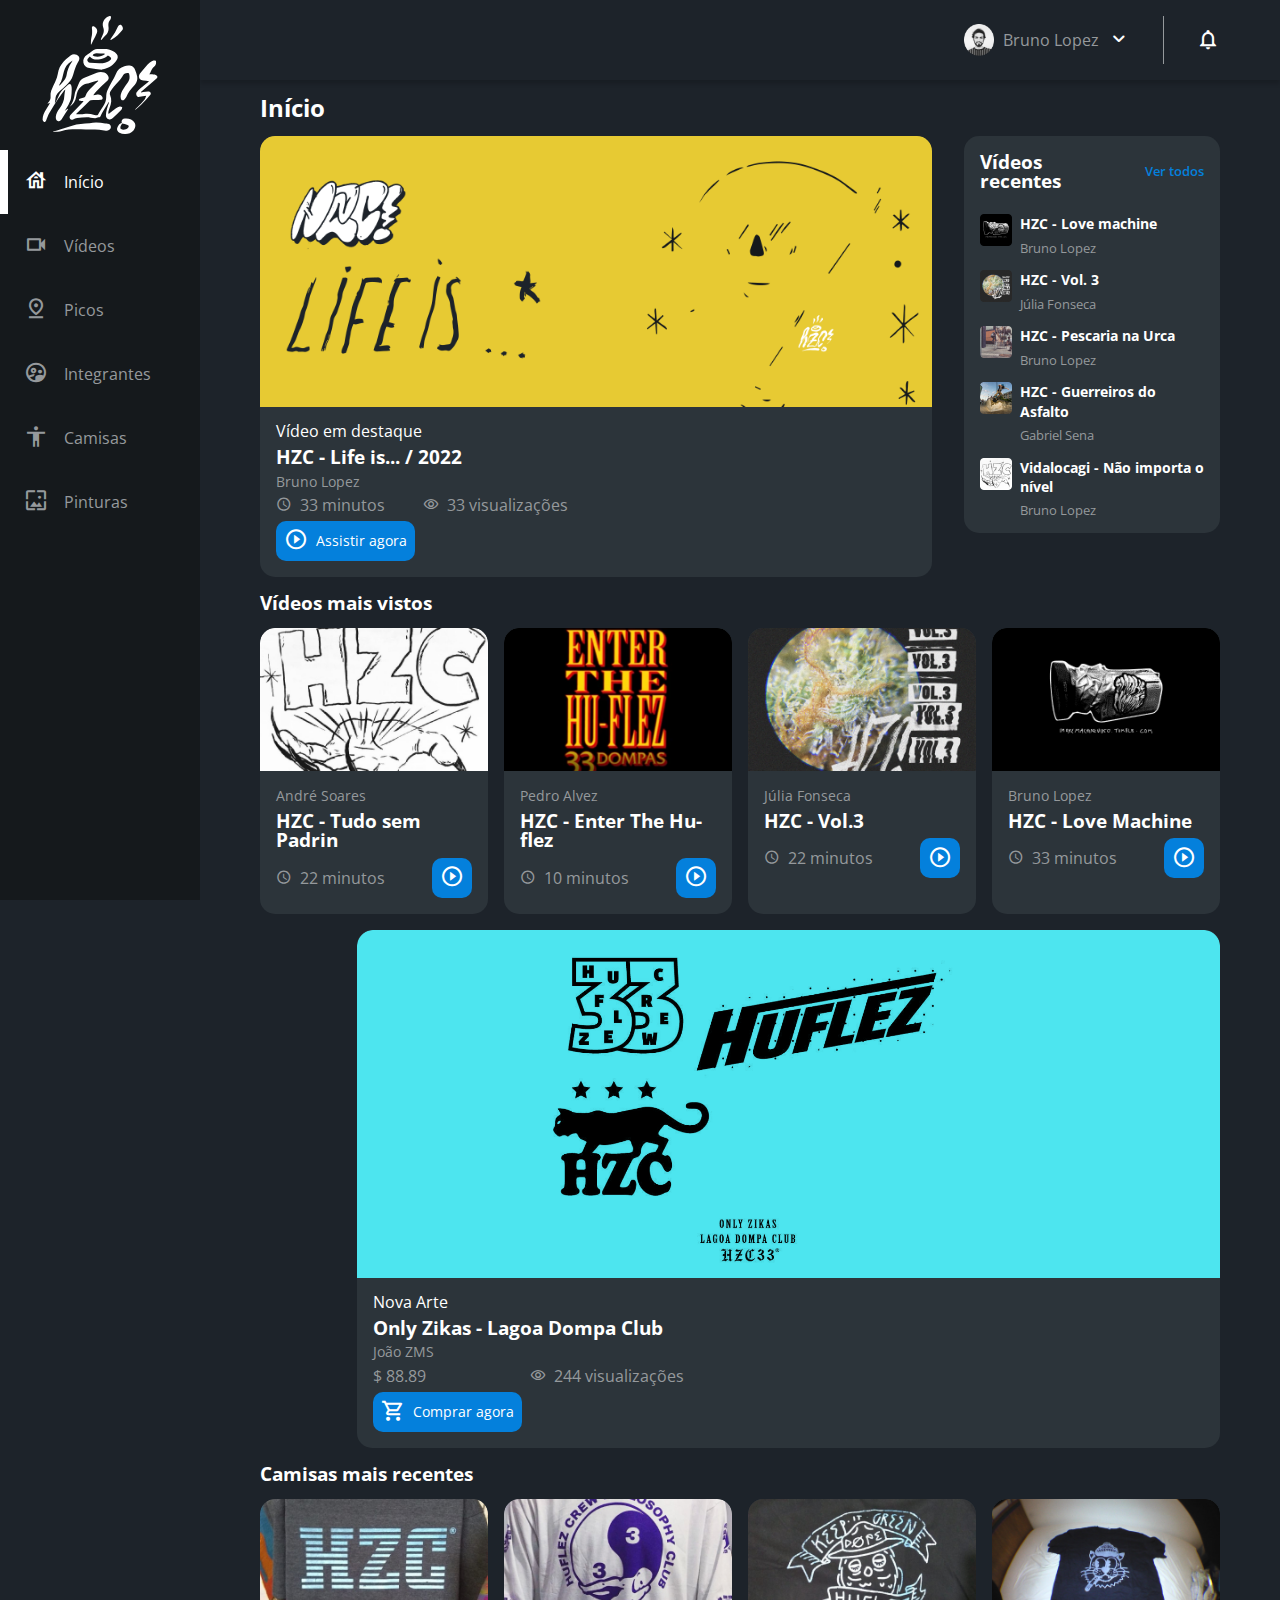
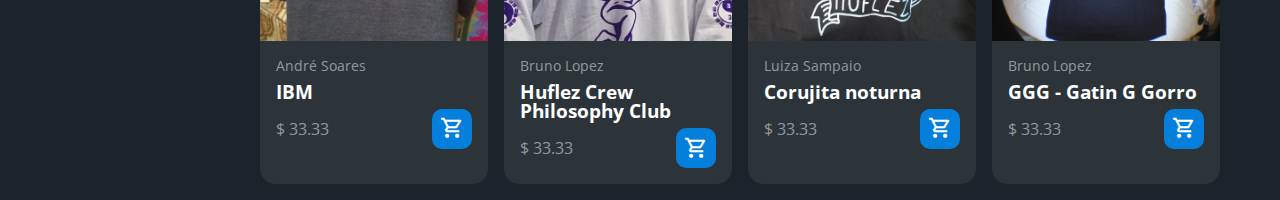
<file: index.html>
<!DOCTYPE html>
<html lang="pt-br">
<head>
    <meta charset="UTF-8">
    <meta http-equiv="X-UA-Compatible" content="IE=edge">
    <meta name="viewport" content="width=device-width, initial-scale=1.0">
    <title>HZC | Home</title>
    <link rel="preconnect" href="https://fonts.googleapis.com">
    <link rel="preconnect" href="https://fonts.gstatic.com" crossorigin>
    <link rel="stylesheet" href="https://fonts.googleapis.com/css2?family=Open+Sans:wght@400;600;700&display=swap">
    <link rel="stylesheet" href="assets/css/reset.css">
    <link rel="stylesheet" href="assets/css/estilos.css">
</head>
<body>
    <header class="cabecalho">
        <button class="cabecalho__menu" aria-label="Menu"><i></i></button>
        <img src="assets/img/logo.svg" alt="Logotipo da HZC" class="cabecalho__logo">
        <p class="cabecalho__perfil">Bruno Lopez</p>
        <button class="cabecalho__notificacao" aria-label="Notificação"><i></i></button>
    </header>
    <nav class="menu-lateral">
        <img src="assets/img/logo.svg" alt="Logotipo da HZC" class="menu-lateral__logo">
        <a href="#" class="menu-lateral__link menu-lateral__link--inicio menu-lateral__link--ativo">Início</a>
        <a href="#" class="menu-lateral__link menu-lateral__link--videos">Vídeos</a>
        <a href="#" class="menu-lateral__link menu-lateral__link--picos">Picos</a>
        <a href="#" class="menu-lateral__link menu-lateral__link--integrantes">Integrantes</a>
        <a href="#" class="menu-lateral__link menu-lateral__link--camisas">Camisas</a>
        <a href="#" class="menu-lateral__link menu-lateral__link--pinturas">Pinturas</a>
    </nav>
    <main class="principal">
        <h2 class="titulo-pagina">Início</h2>
        <article class="cartao cartao--destaque destaque-video">
            <img src="assets/img/banner-mobile_1.png" alt="Banner do cartao" class="cartao__imagem cartao__imagem--mobile">
            <img src="assets/img/banner_1.png" alt="Banner do cartao" class="cartao__imagem cartao__imagem--desktop">
            <div class="cartao__conteudo">
                <p class="cartao__destaque">Vídeo em destaque</p>
                <h3 class="cartao__titulo">HZC - Life is... / 2022</h3>
                <p class="cartao__perfil">Bruno Lopez</p>
                <p class="cartao__info cartao__info--tempo">33 minutos</p>
                <p class="cartao__info cartao__info--visualizacao">33 visualizações</p>
                <button class="cartao__botao cartao__botao--play cartao__botao--destaque">Assistir agora</button>
            </div>
        </article>
        <article class="cartao cartao--recentes videos-recentes">
            <h3 class="cartao__titulo">Vídeos recentes</h3>
            <a href="#" class="cartao__link">Ver todos</a>
            <ul class="cartao__lista">
                <li class="cartao__item">
                    <img src="assets/img/miniatura_1.png" alt="Thumbnail" class="cartao__item-thumbnail">
                    <h4 class="cartao__item-titulo">HZC - Love machine</h4>
                    <p class="cartao__item-perfil">Bruno Lopez</p>
                </li>
                <li class="cartao__item">
                    <img src="assets/img/miniatura_2.png" alt="Thumbnail" class="cartao__item-thumbnail">
                    <h4 class="cartao__item-titulo">HZC - Vol. 3</h4>
                    <p class="cartao__item-perfil">Júlia Fonseca</p>
                </li>
                <li class="cartao__item">
                    <img src="assets/img/miniatura_3.png" alt="Thumbnail" class="cartao__item-thumbnail">
                    <h4 class="cartao__item-titulo">HZC - Pescaria na Urca</h4>
                    <p class="cartao__item-perfil">Bruno Lopez</p>
                </li>
                <li class="cartao__item">
                    <img src="assets/img/miniatura_4.png" alt="Thumbnail" class="cartao__item-thumbnail">
                    <h4 class="cartao__item-titulo">HZC - Guerreiros do Asfalto</h4>
                    <p class="cartao__item-perfil">Gabriel Sena</p>
                </li>
                <li class="cartao__item">
                    <img src="assets/img/miniatura_5.png" alt="Thumbnail" class="cartao__item-thumbnail">
                    <h4 class="cartao__item-titulo">Vidalocagi - Não importa o nível</h4>
                    <p class="cartao__item-perfil">Bruno Lopez</p>
                </li>
            </ul>
        </article>
        <section class="secao secao-videos">
            <h3 class="titulo-secao">Vídeos mais vistos</h3>
            <article class="cartao">
                <img src="assets/img/video_1.png" alt="Vídeo" class="cartao__imagem">
                <div class="cartao__conteudo">
                    <p class="cartao__perfil">André Soares</p>
                    <h3 class="cartao__titulo">HZC - Tudo sem Padrin</h3>
                    <p class="cartao__info cartao__info--tempo">22 minutos</p>
                    <button class="cartao__botao cartao__botao--play" aria-label="Assistir agora"></button>
                </div>
            </article>
            <article class="cartao">
                <img src="assets/img/video_2.png" alt="Vídeo" class="cartao__imagem">
                <div class="cartao__conteudo">
                    <p class="cartao__perfil">Pedro Alvez</p>
                    <h3 class="cartao__titulo">HZC - Enter The Hu-flez</h3>
                    <p class="cartao__info cartao__info--tempo">10 minutos</p>
                    <button class="cartao__botao cartao__botao--play" aria-label="Assistir agora"></button>
                </div>
            </article>
            <article class="cartao">
                <img src="assets/img/video_3.png" alt="Vídeo" class="cartao__imagem">
                <div class="cartao__conteudo">
                    <p class="cartao__perfil">Júlia Fonseca</p>
                    <h3 class="cartao__titulo">HZC - Vol.3</h3>
                    <p class="cartao__info cartao__info--tempo">22 minutos</p>
                    <button class="cartao__botao cartao__botao--play" aria-label="Assistir agora"></button>
                </div>
            </article>
            <article class="cartao">
                <img src="assets/img/video_4.png" alt="Vídeo" class="cartao__imagem">
                <div class="cartao__conteudo">
                    <p class="cartao__perfil">Bruno Lopez</p>
                    <h3 class="cartao__titulo">HZC - Love Machine</h3>
                    <p class="cartao__info cartao__info--tempo">33 minutos</p>
                    <button class="cartao__botao cartao__botao--play" aria-label="Assistir agora"></button>
                </div>
            </article>
        </section>
        
        <article class="cartao cartao--destaque destaque-produtos">
            <img src="assets/img/banner-mobile_2.png" alt="Banner do cartao" class="cartao__imagem cartao__imagem--mobile">
            <img src="assets/img/banner_2.png" alt="Banner do cartao" class="cartao__imagem cartao__imagem--desktop">
            <div class="cartao__conteudo">
                <p class="cartao__destaque">Nova Arte</p>
                <h3 class="cartao__titulo">Only Zikas - Lagoa Dompa Club</h3>
                <p class="cartao__perfil">João ZMS</p>
                <p class="cartao__info">$ 88.89</p>
                <p class="cartao__info cartao__info--visualizacao">244 visualizações</p>
                <button class="cartao__botao cartao__botao--destaque cartao__botao--carrinho">Comprar agora</button>
            </div>
        </article>
        <section class="secao secao-produtos">
            <h3 class="titulo-secao">Camisas mais recentes</h3>
            <article class="cartao">
                <img src="assets/img/produto_1.png" alt="Vídeo" class="cartao__imagem">
                <div class="cartao__conteudo">
                    <p class="cartao__perfil">André Soares</p>
                    <h3 class="cartao__titulo">IBM</h3>
                    <p class="cartao__info">$ 33.33</p>
                    <button class="cartao__botao cartao__botao--carrinho" aria-label="Comprar agora"></button>
                </div>
            </article>
            <article class="cartao">
                <img src="assets/img/produto_2.png" alt="Vídeo" class="cartao__imagem">
                <div class="cartao__conteudo">
                    <p class="cartao__perfil">Bruno Lopez</p>
                    <h3 class="cartao__titulo">Huflez Crew Philosophy Club</h3>
                    <p class="cartao__info">$ 33.33</p>
                    <button class="cartao__botao cartao__botao--carrinho" aria-label="Comprar agora"></button>
                </div>
            </article>
            <article class="cartao">
                <img src="assets/img/produto_3.png" alt="Vídeo" class="cartao__imagem">
                <div class="cartao__conteudo">
                    <p class="cartao__perfil">Luiza Sampaio</p>
                    <h3 class="cartao__titulo">Corujita noturna</h3>
                    <p class="cartao__info">$ 33.33</p>
                    <button class="cartao__botao cartao__botao--carrinho" aria-label="Comprar agora"></button>
                </div>
            </article>
            <article class="cartao">
                <img src="assets/img/produto_4.png" alt="Vídeo" class="cartao__imagem">
                <div class="cartao__conteudo">
                    <p class="cartao__perfil">Bruno Lopez</p>
                    <h3 class="cartao__titulo">GGG - Gatin G Gorro</h3>
                    <p class="cartao__info">$ 33.33</p>
                    <button class="cartao__botao cartao__botao--carrinho" aria-label="Comprar agora"></button> 
                </div>
            </article>
        </section>
    </main>
    <script src="index.js"></script>
</body>
</file>
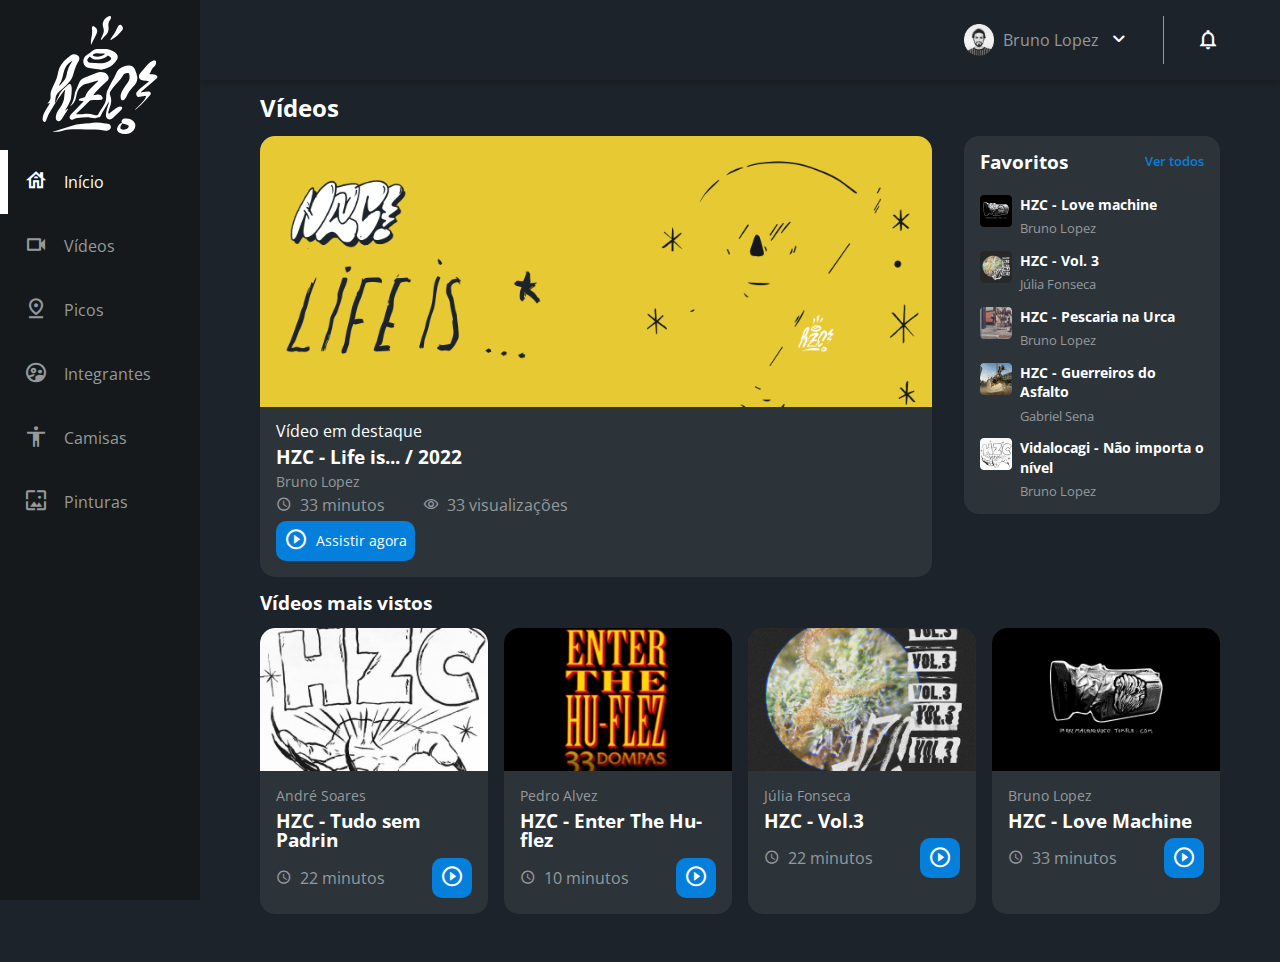
<file: videos.html>
<!DOCTYPE html>
<html lang="pt-br">
<head>
    <meta charset="UTF-8">
    <meta http-equiv="X-UA-Compatible" content="IE=edge">
    <meta name="viewport" content="width=device-width, initial-scale=1.0">
    <title>HZC - Vídeos</title>
    <link rel="preconnect" href="https://fonts.googleapis.com">
    <link rel="preconnect" href="https://fonts.gstatic.com" crossorigin>
    <link rel="stylesheet" href="https://fonts.googleapis.com/css2?family=Open+Sans:wght@400;600;700&display=swap">
    <link rel="stylesheet" href="assets/css/reset.css">
    <link rel="stylesheet" href="assets/css/estilos.css">
</head>
<body>
    <header class="cabecalho">
        <button class="cabecalho__menu" aria-label="Menu"><i></i></button>
        <img src="assets/img/logo.svg" alt="Logotipo da HZC" class="cabecalho__logo">
        <p class="cabecalho__perfil">Bruno Lopez</p>
        <button class="cabecalho__notificacao" aria-label="Notificação"><i></i></button>
    </header>
    <nav class="menu-lateral">
        <img src="assets/img/logo.svg" alt="Logotipo da HZC" class="menu-lateral__logo">
        <a href="index.html" class="menu-lateral__link menu-lateral__link--inicio menu-lateral__link--ativo">Início</a>
        <a href="#" class="menu-lateral__link menu-lateral__link--videos">Vídeos</a>
        <a href="#" class="menu-lateral__link menu-lateral__link--picos">Picos</a>
        <a href="#" class="menu-lateral__link menu-lateral__link--integrantes">Integrantes</a>
        <a href="#" class="menu-lateral__link menu-lateral__link--camisas">Camisas</a>
        <a href="#" class="menu-lateral__link menu-lateral__link--pinturas">Pinturas</a>
    </nav>
    <main class="principal">
        <h2 class="titulo-pagina">Vídeos</h2>
        <article class="cartao cartao--destaque destaque-video">
            <img src="assets/img/banner-mobile_1.png" alt="Banner do cartao" class="cartao__imagem cartao__imagem--mobile">
            <img src="assets/img/banner_1.png" alt="Banner do cartao" class="cartao__imagem cartao__imagem--desktop">
            <div class="cartao__conteudo">
                <p class="cartao__destaque">Vídeo em destaque</p>
                <h3 class="cartao__titulo">HZC - Life is... / 2022</h3>
                <p class="cartao__perfil">Bruno Lopez</p>
                <p class="cartao__info cartao__info--tempo">33 minutos</p>
                <p class="cartao__info cartao__info--visualizacao">33 visualizações</p>
                <button class="cartao__botao cartao__botao--play cartao__botao--destaque">Assistir agora</button>
            </div>
        </article>
        <article class="cartao cartao--recentes videos-recentes">
            <h3 class="cartao__titulo">Favoritos</h3>
            <a href="#" class="cartao__link">Ver todos</a>
            <ul class="cartao__lista">
                <li class="cartao__item">
                    <img src="assets/img/miniatura_1.png" alt="Thumbnail" class="cartao__item-thumbnail">
                    <h4 class="cartao__item-titulo">HZC - Love machine</h4>
                    <p class="cartao__item-perfil">Bruno Lopez</p>
                </li>
                <li class="cartao__item">
                    <img src="assets/img/miniatura_2.png" alt="Thumbnail" class="cartao__item-thumbnail">
                    <h4 class="cartao__item-titulo">HZC - Vol. 3</h4>
                    <p class="cartao__item-perfil">Júlia Fonseca</p>
                </li>
                <li class="cartao__item">
                    <img src="assets/img/miniatura_3.png" alt="Thumbnail" class="cartao__item-thumbnail">
                    <h4 class="cartao__item-titulo">HZC - Pescaria na Urca</h4>
                    <p class="cartao__item-perfil">Bruno Lopez</p>
                </li>
                <li class="cartao__item">
                    <img src="assets/img/miniatura_4.png" alt="Thumbnail" class="cartao__item-thumbnail">
                    <h4 class="cartao__item-titulo">HZC - Guerreiros do Asfalto</h4>
                    <p class="cartao__item-perfil">Gabriel Sena</p>
                </li>
                <li class="cartao__item">
                    <img src="assets/img/miniatura_5.png" alt="Thumbnail" class="cartao__item-thumbnail">
                    <h4 class="cartao__item-titulo">Vidalocagi - Não importa o nível</h4>
                    <p class="cartao__item-perfil">Bruno Lopez</p>
                </li>
            </ul>
        </article>
        <section class="secao secao-videos">
            <h3 class="titulo-secao">Vídeos mais vistos</h3>
            <article class="cartao">
                <img src="assets/img/video_1.png" alt="Vídeo" class="cartao__imagem">
                <div class="cartao__conteudo">
                    <p class="cartao__perfil">André Soares</p>
                    <h3 class="cartao__titulo">HZC - Tudo sem Padrin</h3>
                    <p class="cartao__info cartao__info--tempo">22 minutos</p>
                    <button class="cartao__botao cartao__botao--play" aria-label="Assistir agora"></button>
                </div>
            </article>
            <article class="cartao">
                <img src="assets/img/video_2.png" alt="Vídeo" class="cartao__imagem">
                <div class="cartao__conteudo">
                    <p class="cartao__perfil">Pedro Alvez</p>
                    <h3 class="cartao__titulo">HZC - Enter The Hu-flez</h3>
                    <p class="cartao__info cartao__info--tempo">10 minutos</p>
                    <button class="cartao__botao cartao__botao--play" aria-label="Assistir agora"></button>
                </div>
            </article>
            <article class="cartao">
                <img src="assets/img/video_3.png" alt="Vídeo" class="cartao__imagem">
                <div class="cartao__conteudo">
                    <p class="cartao__perfil">Júlia Fonseca</p>
                    <h3 class="cartao__titulo">HZC - Vol.3</h3>
                    <p class="cartao__info cartao__info--tempo">22 minutos</p>
                    <button class="cartao__botao cartao__botao--play" aria-label="Assistir agora"></button>
                </div>
            </article>
            <article class="cartao">
                <img src="assets/img/video_4.png" alt="Vídeo" class="cartao__imagem">
                <div class="cartao__conteudo">
                    <p class="cartao__perfil">Bruno Lopez</p>
                    <h3 class="cartao__titulo">HZC - Love Machine</h3>
                    <p class="cartao__info cartao__info--tempo">33 minutos</p>
                    <button class="cartao__botao cartao__botao--play" aria-label="Assistir agora"></button>
                </div>
            </article>
        </section>
</body>
</html>
</file>
<file: assets/css/estilos.css>
@font-face {
    font-family: 'icones';
    src: url(../font/icones.ttf);
}

body {
    background-color: #1D232A;
    font-family: 'Open Sans', 'icones', sans-serif;
    color: #FFFFFF;
}

@media screen and (min-width: 1040px) {
    body {
        display: grid;
        grid-template-columns: auto 1fr;
    }
}

.cabecalho {
    display: flex;
    justify-content: space-between;
    align-items: center;
    background-color: #15191C;
    padding: 8px 16px;
    box-shadow: 0px 4px 4px rgba(0, 0, 0, 0.16);
}

.cabecalho__menu i::before {
    content: "\e904";
    font-size: 24px;
}

.cabecalho__notificacao i::before {
    content: "\e906";
    font-size: 24px;
}

.cabecalho__logo {
    width: 40px;
}

.cabecalho__perfil {
    display: none;
}

@media screen and (min-width: 1040px) {
    .cabecalho {
        background-color: #1D232A;
        display: grid;
        column-gap: 32px;
        grid-template-columns: 1fr auto;
        padding: 16px 60px;
        height: 80px;
        box-sizing: border-box;
        grid-column: 2;
    }

    .cabecalho__menu {
        display: none;
    }

    .cabecalho__logo {
        display: none;
    }

    .cabecalho__perfil {
        display: grid;
        grid-template-columns: repeat(3, auto);
        column-gap: 8px;
        align-items: center;
        justify-self: flex-end;
        color: #95999C;
        padding: 8px 32px;
        border-right: 1px solid #95999C;
    }

    .cabecalho__perfil::before {
        content: "";
        display: block;
        width: 32px;
        height: 32px;
        background-image: url(../img/profile_2.png);
        background-size: contain;
        background-repeat: no-repeat;
        background-position: center;
    }

    .cabecalho__perfil::after {
        content: "\e90d";
        color: #FFFFFF;
        font-size: 1.5rem;
    }
}

.menu-lateral {
    display: flex;
    flex-direction: column;
    background-color: #15191C;
    width: 75vw;
    height: 100vh;

    position: absolute;
    left: -100vw;
    transition: .25s;
}

.menu-lateral--ativo {
    left: 0;
    transition: .25s;
}

.menu-lateral__logo {
    width: 118px;
    align-self: center;
    padding: 16px;
}

.menu-lateral__link {
    height: 64px;
    color: #95999C;
    padding-left: 64px;
    display: flex;
    align-items: center;
}

.menu-lateral__link--ativo {
    color: #FFFFFF;
    padding-left: 56px;
    border-left: 8px solid #FFFFFF;
}

.menu-lateral__link::before {
    content: "\e900";
    width: 24px;
    height: 24px;
    font-size: 24px;
    position: absolute;
    left: 24px;
}

.menu-lateral__link--inicio::before {
    content: "\e902";
}

.menu-lateral__link--videos::before {
    content: "\e90e";
}

.menu-lateral__link--picos::before {
    content: "\e909";
}

.menu-lateral__link--integrantes::before {
    content: "\e903";
}

.menu-lateral__link--camisas::before {
    content: "\e900";
}

.menu-lateral__link--pinturas::before {
    content: "\e90a";
}

@media screen and (min-width: 1040px) {
    .menu-lateral {
        position: static;
        width: 200px;
        grid-column: 1;
        grid-row: 1 / span 2;
    }
}

.principal {
    padding: 24px 16px;
    display: grid;
    gap: 16px;
}

.titulo-pagina {
    font-size: 1.5rem;
    font-weight: 700;
}

.titulo-secao {
    font-size: 1.2rem;
    font-weight: 700;
}

@media screen and (min-width: 1040px) {
    .principal {
        display: grid;
        grid-template-columns: auto 1fr auto;
        grid-template-areas: 
            "titulo-pagina titulo-pagina titulo-pagina"
            "destaque-video destaque-video videos-recentes"
            "secao-videos secao-videos secao-videos"
            "produtos-recentes destaque-produtos destaque-produtos"
            "secao-produtos secao-produtos secao-produtos"       
        ;
        column-gap: 32px;
        padding: 16px 60px;
        grid-column: 2;
    }

    .titulo-secao {
        grid-column: span 4;
    }
}

.cartao {
    width: 100%;
    border-radius: 15px;
    overflow: hidden;
    background-color: #2C343A;
}

.cartao__imagem--desktop {
    display: none;
}

.cartao--destaque {
    margin-bottom: 16px;
}

.cartao__conteudo {
    padding: 16px;
    display: grid;
    grid-template-columns: auto 1fr;
    gap: 8px;
}

.cartao__destaque {
    grid-column: span 2;
}

.cartao__titulo {
    font-size: 1.2rem;
    font-weight: 700;
    grid-column: span 2;
}

.cartao__perfil {
    color: #95999C;
    font-size: 0.9rem;
    grid-column: span 2;
}

.cartao__info {
    display: flex;
    align-items: center;
    color: #95999C;
}

.cartao__info--tempo::before {
    content: "\e90c";
    margin-right: 8px;    
}

.cartao__info--visualizacao::before {
    content: "\e90f";
    margin-right: 8px;    
}

.cartao__botao {
    display: flex;
    justify-content: center;
    align-items: center;
    background-color: #0480DC;
    width: 40px;
    height: 40px;
    border-radius: 10px;
    font-size: 0.9rem;
    justify-self: flex-end;
}

.cartao__botao--play::before {
    content: "\e90b";
    font-size: 24px;
}

.cartao__botao--destaque {
    width: 100%;
    grid-column: span 2;
}

.cartao__botao--carrinho::before {
    content: "\e901";
    font-size: 24px;
}

.cartao__botao--destaque::before {
    margin-right: 8px;
}

.cartao--recentes {
    display: none;
}

@media screen and (min-width: 1040px) {
    .cartao--destaque {
        margin-bottom: 0;
    }

    .cartao__imagem--mobile {
        display: none;
    }

    .cartao__imagem--desktop {
        display: block;
    }

    .cartao__botao--destaque {
        grid-column: auto;
        padding: 16px 8px;
    }

    .cartao--recentes {
        display: grid;
        grid-template-columns: auto auto;
        align-items: center;
        row-gap: 24px;
        width: 256px;
        padding: 16px;
        box-sizing: border-box;
        align-self: flex-start;
    }

    .cartao--recentes .cartao__titulo {
        grid-column: auto;
    }

    .cartao__link {
        font-size: 0.8rem;
        font-weight: 600;
        color: #0480DC;
        justify-self: flex-end;
    }
    
    .cartao__lista {
        display: grid;
        row-gap: 16px;
        grid-column: span 2;
    }

    .cartao__item {
        display: grid;
        grid-template-columns: auto 1fr;
        gap: 8px;
    }

    .cartao__item-thumbnail {
        width: 32px;
        grid-row: span 2;
    }

    .cartao__item-titulo {
        font-size: 0.9rem;
        line-height: 1.2rem;
        font-weight: 700;
    }

    .cartao__item-perfil {
        font-size: 0.8rem;
        color: #95999C;
    }
}

.secao {
    display: grid;
    gap: 16px;
}

@media screen and (min-width: 1040px) {
    .secao {
        grid-template-columns: repeat(4, 1fr);
    }

    .destaque-video {
        grid-area: destaque-video;
    }
    
    .videos-recentes {
        grid-area: videos-recentes;
    }
    
    .secao-videos {
        grid-area: secao-videos;
    }
    
    .destaque-produtos {
        grid-area: destaque-produtos;
    }
    
    .produtos-recentes {
        grid-area: produtos-recentes;
    }
    
    .secao-produtos {
        grid-area: secao-produtos;
    }
}
</file>
